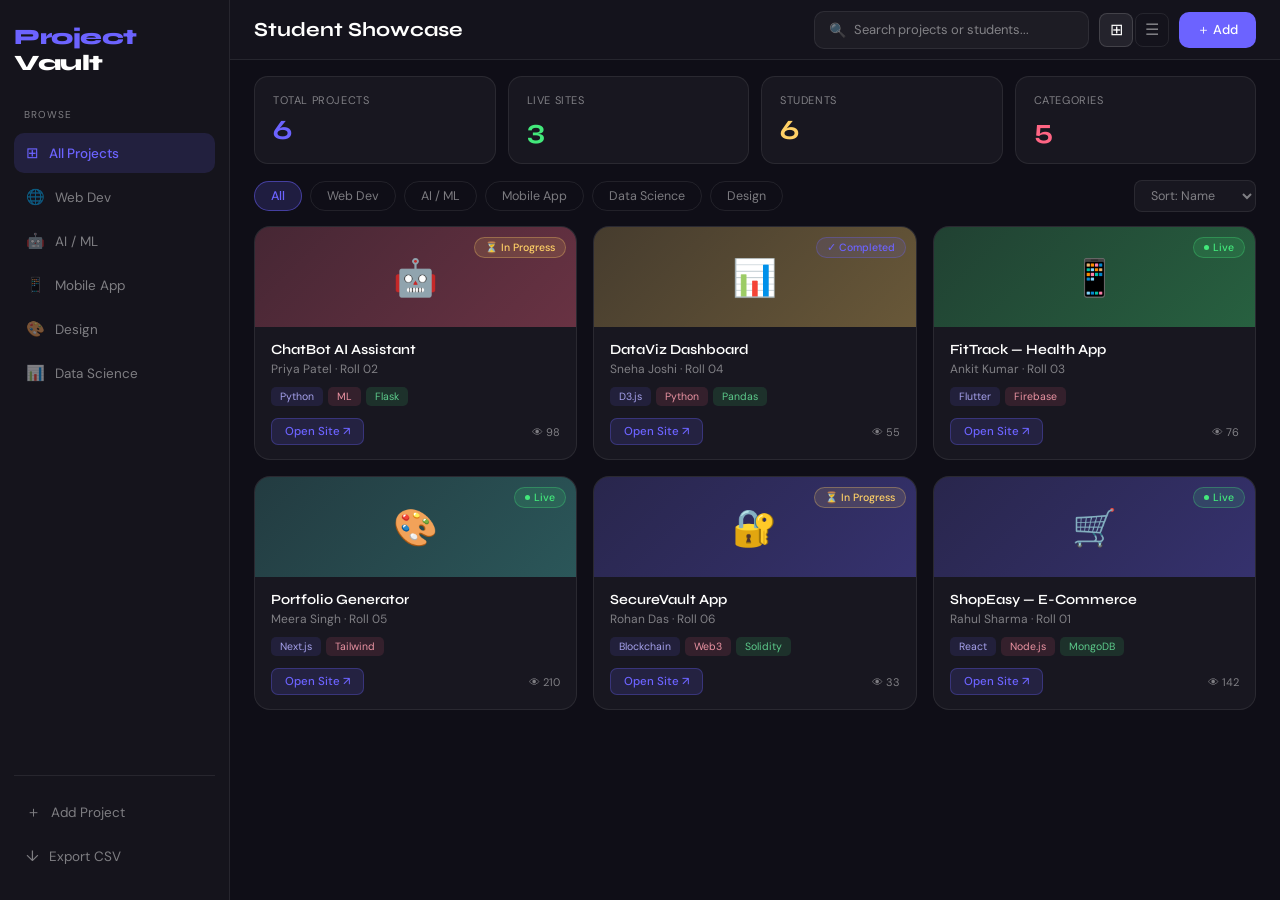
<file: index.html>
<!DOCTYPE html>
<html lang="en">
<head>
  <meta charset="UTF-8" />
  <meta name="viewport" content="width=device-width, initial-scale=1.0"/>
  <title>Student Project Showcase</title>
  <link rel="preconnect" href="https://fonts.googleapis.com">
  <link href="https://fonts.googleapis.com/css2?family=Syne:wght@400;600;700;800&family=DM+Sans:ital,wght@0,300;0,400;0,500;1,400&display=swap" rel="stylesheet">
  <link rel="stylesheet" href="style.css"/>
</head>
<body>

<!-- ====== SIDEBAR ====== -->
<div class="app-layout">
  <aside class="sidebar" id="sidebar">
    <div class="sidebar-header">
      <div class="logo">Project <span>Vault</span></div>
      <button class="sidebar-close" id="sidebarClose">✕</button>
    </div>

    <nav class="nav">
      <div class="nav-label">Browse</div>
      <button class="nav-item active" data-filter="all">
        <span class="nav-icon">⊞</span> All Projects
      </button>
      <button class="nav-item" data-filter="Web Dev">
        <span class="nav-icon">🌐</span> Web Dev
      </button>
      <button class="nav-item" data-filter="AI / ML">
        <span class="nav-icon">🤖</span> AI / ML
      </button>
      <button class="nav-item" data-filter="Mobile App">
        <span class="nav-icon">📱</span> Mobile App
      </button>
      <button class="nav-item" data-filter="Design">
        <span class="nav-icon">🎨</span> Design
      </button>
      <button class="nav-item" data-filter="Data Science">
        <span class="nav-icon">📊</span> Data Science
      </button>
    </nav>

    <div class="sidebar-footer">
      <button class="nav-item" id="addProjectBtn">
        <span class="nav-icon">＋</span> Add Project
      </button>
      <button class="nav-item" id="exportBtn">
        <span class="nav-icon">↓</span> Export CSV
      </button>
    </div>
  </aside>

  <!-- ====== MAIN CONTENT ====== -->
  <div class="main-area">

    <!-- Topbar -->
    <header class="topbar">
      <div class="topbar-left">
        <button class="hamburger" id="hamburger">☰</button>
        <div class="topbar-title">Student Showcase</div>
      </div>
      <div class="topbar-right">
        <div class="search-wrap">
          <span class="search-icon">🔍</span>
          <input type="text" id="searchInput" placeholder="Search projects or students..." class="search-input"/>
        </div>
        <div class="view-toggle">
          <button class="vbtn active" id="gridViewBtn" title="Grid view">⊞</button>
          <button class="vbtn" id="listViewBtn" title="List view">☰</button>
        </div>
        <button class="add-btn" id="addProjectBtnTop">＋ Add</button>
      </div>
    </header>

    <!-- Stats -->
    <section class="stats-row" id="statsRow"></section>

    <!-- Filters -->
    <div class="filter-bar">
      <div class="chips" id="chipContainer"></div>
      <select id="sortSelect" class="sort-select">
        <option value="name">Sort: Name</option>
        <option value="student">Sort: Student</option>
        <option value="views">Sort: Views</option>
        <option value="newest">Sort: Newest</option>
      </select>
    </div>

    <!-- Project Grid / List -->
    <main class="project-area" id="projectArea">
      <div class="project-grid" id="projectGrid"></div>
      <div class="empty-state" id="emptyState" style="display:none;">
        <div class="empty-icon">🔭</div>
        <p>No projects found.</p>
        <small>Try a different search or add a new project.</small>
      </div>
    </main>
  </div>
</div>

<!-- ====== MODAL: Add / Edit Project ====== -->
<div class="modal-overlay" id="modalOverlay">
  <div class="modal">
    <div class="modal-header">
      <h2 id="modalTitle">Add New Project</h2>
      <button class="modal-close" id="modalClose">✕</button>
    </div>
    <div class="modal-body">
      <div class="form-grid">
        <div class="form-group">
          <label>Project Name *</label>
          <input type="text" id="fName" placeholder="e.g. ShopEasy E-Commerce"/>
        </div>
        <div class="form-group">
          <label>Student Name *</label>
          <input type="text" id="fStudent" placeholder="e.g. Rahul Sharma"/>
        </div>
        <div class="form-group">
          <label>Roll Number</label>
          <input type="text" id="fRoll" placeholder="e.g. 01"/>
        </div>
        <div class="form-group">
          <label>Category *</label>
          <select id="fCategory">
            <option value="">Select category</option>
            <option>Web Dev</option>
            <option>AI / ML</option>
            <option>Mobile App</option>
            <option>Design</option>
            <option>Data Science</option>
            <option>Blockchain</option>
            <option>Other</option>
          </select>
        </div>
        <div class="form-group full">
          <label>Project Description</label>
          <textarea id="fDesc" rows="2" placeholder="Brief description of the project..."></textarea>
        </div>
        <div class="form-group full">
          <label>Live Site URL</label>
          <input type="url" id="fUrl" placeholder="https://yourproject.netlify.app"/>
        </div>
        <div class="form-group full">
          <label>GitHub / Source URL</label>
          <input type="url" id="fGithub" placeholder="https://github.com/username/repo"/>
        </div>
        <div class="form-group">
          <label>Tech Stack (comma separated)</label>
          <input type="text" id="fTech" placeholder="React, Node.js, MongoDB"/>
        </div>
        <div class="form-group">
          <label>Status</label>
          <select id="fStatus">
            <option value="Live">Live</option>
            <option value="In Progress">In Progress</option>
            <option value="Completed">Completed</option>
          </select>
        </div>
        <div class="form-group">
          <label>Emoji / Icon</label>
          <input type="text" id="fEmoji" placeholder="🚀" maxlength="4"/>
        </div>
      </div>
    </div>
    <div class="modal-footer">
      <button class="btn-cancel" id="cancelBtn">Cancel</button>
      <button class="btn-save" id="saveBtn">Save Project</button>
    </div>
  </div>
</div>

<!-- ====== PROJECT DETAIL MODAL ====== -->
<div class="modal-overlay" id="detailOverlay">
  <div class="modal detail-modal">
    <div class="modal-header">
      <h2 id="detailTitle">Project Details</h2>
      <button class="modal-close" id="detailClose">✕</button>
    </div>
    <div class="modal-body" id="detailBody"></div>
    <div class="modal-footer">
      <button class="btn-cancel" id="detailEditBtn">✏️ Edit</button>
      <button class="btn-danger" id="detailDeleteBtn">🗑️ Delete</button>
      <a class="btn-save" id="detailOpenLink" href="#" target="_blank">Open Site ↗</a>
    </div>
  </div>
</div>

<script src="app.js"></script>
</body>
</html>
</file>
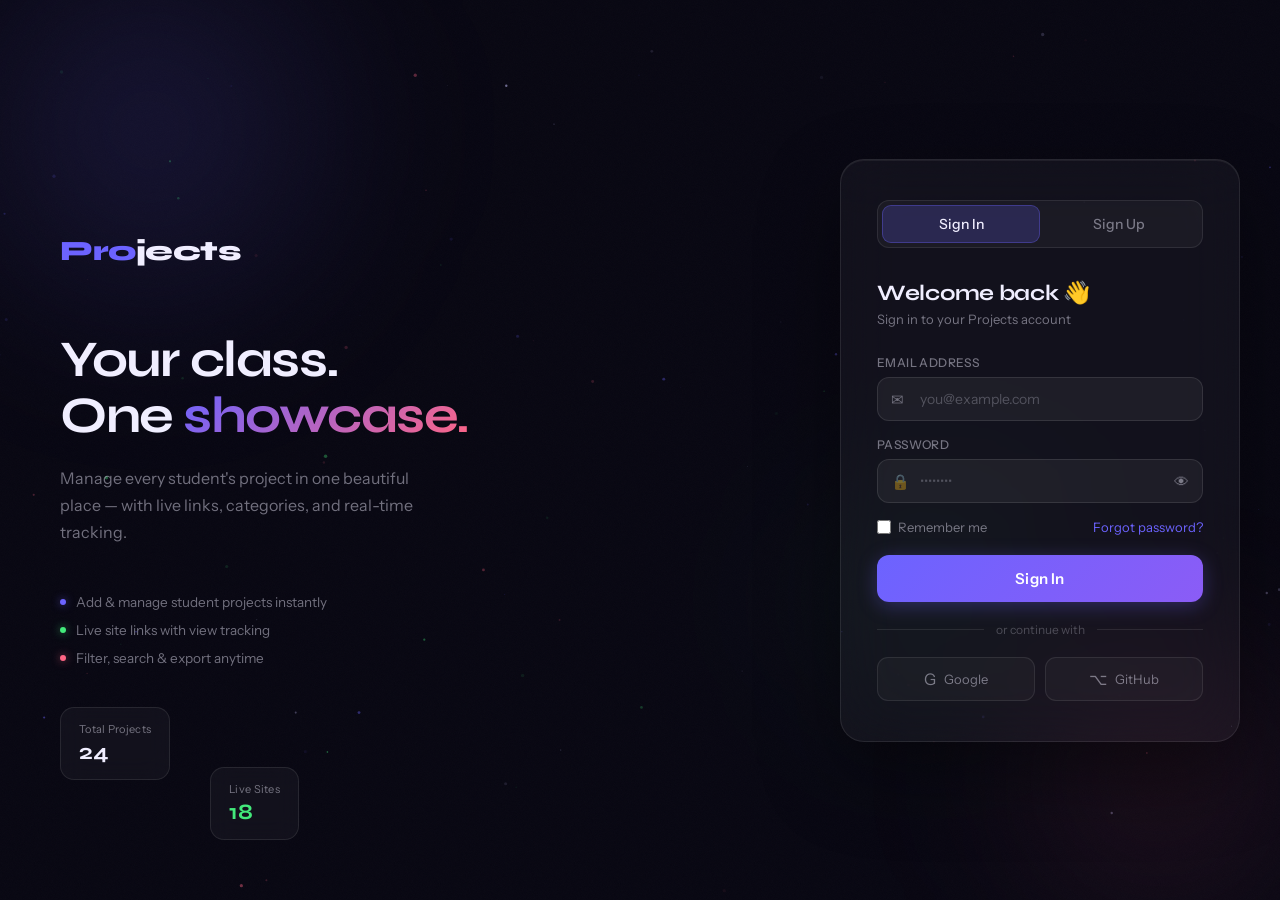
<file: login.html>
<!DOCTYPE html>
<html lang="en">
<head>
  <meta charset="UTF-8"/>
  <meta name="viewport" content="width=device-width, initial-scale=1.0"/>
  <title>Projects — Sign In</title>
  <link rel="preconnect" href="https://fonts.googleapis.com">
  <link href="https://fonts.googleapis.com/css2?family=Syne:wght@400;600;700;800&family=Instrument+Sans:ital,wght@0,400;0,500;0,600;1,400&display=swap" rel="stylesheet">
  <style>
    *, *::before, *::after { box-sizing: border-box; margin: 0; padding: 0; }

    :root {
      --accent: #6C63FF;
      --accent-rgb: 108,99,255;
      --accent2: #FF6584;
      --accent3: #43E97B;
      --bg: #080712;
      --glass: rgba(255,255,255,0.04);
      --glass-border: rgba(255,255,255,0.09);
      --text: #f0eeff;
      --muted: rgba(240,238,255,0.45);
      --muted2: rgba(240,238,255,0.25);
      --input-bg: rgba(255,255,255,0.05);
      --input-border: rgba(255,255,255,0.1);
      --input-focus: rgba(108,99,255,0.5);
      --error: #FF6584;
      --success: #43E97B;
    }

    html, body {
      height: 100%;
      font-family: 'Instrument Sans', sans-serif;
      background: var(--bg);
      color: var(--text);
      overflow: hidden;
    }

    /* ── CANVAS BACKGROUND ── */
    #bg-canvas {
      position: fixed;
      inset: 0;
      z-index: 0;
      pointer-events: none;
    }

    /* ── NOISE OVERLAY ── */
    .noise {
      position: fixed;
      inset: 0;
      z-index: 1;
      opacity: 0.025;
      background-image: url("data:image/svg+xml,%3Csvg viewBox='0 0 256 256' xmlns='http://www.w3.org/2000/svg'%3E%3Cfilter id='noise'%3E%3CfeTurbulence type='fractalNoise' baseFrequency='0.9' numOctaves='4' stitchTiles='stitch'/%3E%3C/filter%3E%3Crect width='100%25' height='100%25' filter='url(%23noise)' opacity='1'/%3E%3C/svg%3E");
      background-size: 180px;
      pointer-events: none;
    }

    /* ── GLOWING ORBS ── */
    .orb {
      position: fixed;
      border-radius: 50%;
      filter: blur(80px);
      pointer-events: none;
      z-index: 0;
      animation: orb-drift 12s ease-in-out infinite alternate;
    }
    .orb1 {
      width: 500px; height: 500px;
      background: radial-gradient(circle, rgba(108,99,255,0.18) 0%, transparent 70%);
      top: -120px; left: -100px;
    }
    .orb2 {
      width: 400px; height: 400px;
      background: radial-gradient(circle, rgba(255,101,132,0.12) 0%, transparent 70%);
      bottom: -80px; right: -80px;
      animation-delay: -6s; animation-duration: 15s;
    }
    .orb3 {
      width: 300px; height: 300px;
      background: radial-gradient(circle, rgba(67,233,123,0.08) 0%, transparent 70%);
      top: 50%; left: 60%;
      animation-delay: -3s; animation-duration: 10s;
    }
    @keyframes orb-drift {
      from { transform: translate(0,0) scale(1); }
      to   { transform: translate(40px, 30px) scale(1.08); }
    }

    /* ── LAYOUT ── */
    .page {
      position: relative;
      z-index: 10;
      height: 100vh;
      display: grid;
      grid-template-columns: 1fr 480px;
    }

    /* ── LEFT PANEL ── */
    .left-panel {
      display: flex;
      flex-direction: column;
      justify-content: center;
      padding: 60px;
      position: relative;
      overflow: hidden;
    }

    .brand {
      font-family: 'Syne', sans-serif;
      font-weight: 800;
      font-size: 28px;
      color: var(--accent);
      letter-spacing: -0.5px;
      margin-bottom: 64px;
      opacity: 0;
      animation: reveal 0.7s 0.1s ease forwards;
    }
    .brand span { color: var(--text); }

    .hero-tagline {
      font-family: 'Syne', sans-serif;
      font-weight: 700;
      font-size: clamp(36px, 4vw, 56px);
      line-height: 1.1;
      letter-spacing: -1.5px;
      margin-bottom: 20px;
      opacity: 0;
      animation: reveal 0.7s 0.25s ease forwards;
    }
    .hero-tagline .accent-word {
      background: linear-gradient(135deg, var(--accent) 0%, var(--accent2) 100%);
      -webkit-background-clip: text;
      -webkit-text-fill-color: transparent;
      background-clip: text;
    }

    .hero-sub {
      font-size: 16px;
      color: var(--muted);
      line-height: 1.7;
      max-width: 360px;
      margin-bottom: 48px;
      opacity: 0;
      animation: reveal 0.7s 0.4s ease forwards;
    }

    .feature-pills {
      display: flex;
      flex-direction: column;
      gap: 12px;
      opacity: 0;
      animation: reveal 0.7s 0.55s ease forwards;
    }
    .pill {
      display: inline-flex;
      align-items: center;
      gap: 10px;
      font-size: 13.5px;
      color: var(--muted);
    }
    .pill-dot {
      width: 6px; height: 6px;
      border-radius: 50%;
      flex-shrink: 0;
    }
    .pill-dot.p { background: var(--accent); box-shadow: 0 0 8px rgba(108,99,255,0.6); }
    .pill-dot.g { background: var(--accent3); box-shadow: 0 0 8px rgba(67,233,123,0.6); }
    .pill-dot.r { background: var(--accent2); box-shadow: 0 0 8px rgba(255,101,132,0.6); }

    /* Floating stats */
    .stat-float {
      position: absolute;
      background: rgba(255,255,255,0.04);
      border: 0.5px solid var(--glass-border);
      backdrop-filter: blur(12px);
      border-radius: 14px;
      padding: 14px 18px;
      opacity: 0;
      animation: float-in 0.7s ease forwards;
    }
    .stat-float .sf-label { font-size: 11px; color: var(--muted); margin-bottom: 3px; letter-spacing: 0.3px; }
    .stat-float .sf-value { font-family: 'Syne', sans-serif; font-weight: 700; font-size: 22px; color: var(--text); }
    .sf1 { bottom: 120px; left: 60px; animation-delay: 0.8s; }
    .sf2 { bottom: 60px; left: 210px; animation-delay: 1s; }
    .sf3 { top: 80px; right: 20px; animation-delay: 1.1s; }

    @keyframes float-in {
      from { opacity: 0; transform: translateY(16px); }
      to   { opacity: 1; transform: translateY(0); }
    }

    /* ── RIGHT PANEL (Glass card) ── */
    .right-panel {
      display: flex;
      align-items: center;
      justify-content: center;
      padding: 32px 40px;
    }

    .glass-card {
      width: 100%;
      max-width: 400px;
      background: rgba(255,255,255,0.04);
      border: 0.5px solid var(--glass-border);
      border-radius: 24px;
      padding: 40px 36px;
      backdrop-filter: blur(32px);
      box-shadow: 0 32px 80px rgba(0,0,0,0.4), inset 0 1px 0 rgba(255,255,255,0.06);
      opacity: 0;
      animation: card-reveal 0.8s 0.3s cubic-bezier(0.22,1,0.36,1) forwards;
    }

    @keyframes card-reveal {
      from { opacity: 0; transform: translateY(24px) scale(0.97); }
      to   { opacity: 1; transform: translateY(0) scale(1); }
    }

    /* ── TABS ── */
    .tab-bar {
      display: flex;
      background: rgba(255,255,255,0.04);
      border: 0.5px solid var(--glass-border);
      border-radius: 12px;
      padding: 4px;
      margin-bottom: 32px;
      position: relative;
    }
    .tab-slider {
      position: absolute;
      top: 4px; left: 4px;
      height: calc(100% - 8px);
      background: rgba(108,99,255,0.2);
      border: 0.5px solid rgba(108,99,255,0.35);
      border-radius: 9px;
      transition: transform 0.35s cubic-bezier(0.22,1,0.36,1), width 0.35s ease;
      pointer-events: none;
    }
    .tab-btn {
      flex: 1;
      padding: 10px;
      border: none;
      background: none;
      color: var(--muted);
      font-size: 14px;
      font-weight: 500;
      cursor: pointer;
      border-radius: 9px;
      transition: color 0.25s;
      font-family: 'Instrument Sans', sans-serif;
      position: relative;
      z-index: 1;
    }
    .tab-btn.active { color: var(--text); }

    /* ── WELCOME TEXT ── */
    .form-welcome { margin-bottom: 28px; }
    .form-title {
      font-family: 'Syne', sans-serif;
      font-weight: 700;
      font-size: 22px;
      margin-bottom: 5px;
      letter-spacing: -0.3px;
    }
    .form-sub { font-size: 13px; color: var(--muted); }

    /* ── FORM ── */
    .form-section { display: none; }
    .form-section.active { display: block; animation: section-in 0.4s ease; }
    @keyframes section-in {
      from { opacity: 0; transform: translateX(10px); }
      to   { opacity: 1; transform: translateX(0); }
    }

    .form-group {
      margin-bottom: 16px;
    }
    .form-label {
      display: block;
      font-size: 12px;
      color: var(--muted);
      letter-spacing: 0.4px;
      text-transform: uppercase;
      margin-bottom: 7px;
      font-weight: 500;
    }
    .input-wrap { position: relative; }
    .input-icon {
      position: absolute;
      left: 14px;
      top: 50%;
      transform: translateY(-50%);
      font-size: 15px;
      pointer-events: none;
      opacity: 0.4;
    }
    .form-input {
      width: 100%;
      background: var(--input-bg);
      border: 0.5px solid var(--input-border);
      border-radius: 12px;
      padding: 12px 14px 12px 42px;
      color: var(--text);
      font-size: 14px;
      font-family: 'Instrument Sans', sans-serif;
      outline: none;
      transition: border-color 0.2s, background 0.2s, box-shadow 0.2s;
    }
    .form-input::placeholder { color: var(--muted2); }
    .form-input:focus {
      border-color: var(--input-focus);
      background: rgba(108,99,255,0.07);
      box-shadow: 0 0 0 3px rgba(108,99,255,0.12);
    }
    .form-input.error { border-color: var(--error); box-shadow: 0 0 0 3px rgba(255,101,132,0.12); }
    .form-input.success { border-color: var(--success); box-shadow: 0 0 0 3px rgba(67,233,123,0.1); }

    .pass-toggle {
      position: absolute;
      right: 12px; top: 50%;
      transform: translateY(-50%);
      background: none; border: none;
      color: var(--muted);
      cursor: pointer;
      font-size: 15px;
      padding: 2px;
      transition: color 0.2s;
    }
    .pass-toggle:hover { color: var(--text); }

    /* Name row */
    .name-row { display: grid; grid-template-columns: 1fr 1fr; gap: 10px; }

    /* Field error msg */
    .field-err {
      font-size: 11.5px;
      color: var(--error);
      margin-top: 5px;
      display: none;
    }
    .field-err.show { display: block; animation: shake 0.3s ease; }
    @keyframes shake {
      0%,100% { transform: translateX(0); }
      25% { transform: translateX(-4px); }
      75% { transform: translateX(4px); }
    }

    /* Strength bar */
    .strength-bar { display: flex; gap: 4px; margin-top: 6px; }
    .sb-seg {
      flex: 1; height: 3px; border-radius: 2px;
      background: rgba(255,255,255,0.08);
      transition: background 0.3s;
    }

    /* Remember / Forgot */
    .form-meta {
      display: flex;
      align-items: center;
      justify-content: space-between;
      margin-bottom: 20px;
    }
    .remember {
      display: flex;
      align-items: center;
      gap: 7px;
      font-size: 13px;
      color: var(--muted);
      cursor: pointer;
    }
    .remember input[type=checkbox] {
      width: 14px; height: 14px;
      accent-color: var(--accent);
      cursor: pointer;
    }
    .forgot-link {
      font-size: 13px;
      color: var(--accent);
      text-decoration: none;
      transition: opacity 0.2s;
    }
    .forgot-link:hover { opacity: 0.7; }

    /* Terms */
    .terms-line {
      font-size: 12px;
      color: var(--muted);
      margin-bottom: 18px;
      line-height: 1.5;
    }
    .terms-line a { color: var(--accent); text-decoration: none; }

    /* Submit button */
    .submit-btn {
      width: 100%;
      padding: 14px;
      border: none;
      border-radius: 12px;
      background: linear-gradient(135deg, var(--accent) 0%, #8B5CF6 100%);
      color: #fff;
      font-size: 15px;
      font-weight: 600;
      font-family: 'Instrument Sans', sans-serif;
      cursor: pointer;
      position: relative;
      overflow: hidden;
      transition: transform 0.15s, box-shadow 0.2s;
      box-shadow: 0 4px 20px rgba(108,99,255,0.3);
      letter-spacing: 0.2px;
    }
    .submit-btn::before {
      content: '';
      position: absolute;
      top: -50%; left: -60%;
      width: 50%; height: 200%;
      background: rgba(255,255,255,0.15);
      transform: skewX(-20deg);
      transition: left 0.5s;
    }
    .submit-btn:hover::before { left: 130%; }
    .submit-btn:hover { transform: translateY(-1px); box-shadow: 0 8px 30px rgba(108,99,255,0.4); }
    .submit-btn:active { transform: translateY(0) scale(0.99); }
    .submit-btn:disabled { opacity: 0.6; cursor: not-allowed; transform: none; }

    /* Loading spinner inside button */
    .btn-spinner {
      display: none;
      width: 16px; height: 16px;
      border: 2px solid rgba(255,255,255,0.3);
      border-top-color: #fff;
      border-radius: 50%;
      animation: spin 0.7s linear infinite;
      margin: 0 auto;
    }
    @keyframes spin { to { transform: rotate(360deg); } }
    .submit-btn.loading .btn-text { display: none; }
    .submit-btn.loading .btn-spinner { display: block; }

    /* Divider */
    .or-divider {
      display: flex;
      align-items: center;
      gap: 12px;
      margin: 20px 0;
      font-size: 12px;
      color: var(--muted2);
    }
    .or-line { flex: 1; height: 0.5px; background: var(--glass-border); }

    /* Social buttons */
    .social-row { display: grid; grid-template-columns: 1fr 1fr; gap: 10px; }
    .social-btn {
      display: flex;
      align-items: center;
      justify-content: center;
      gap: 8px;
      padding: 11px;
      border: 0.5px solid var(--glass-border);
      border-radius: 11px;
      background: rgba(255,255,255,0.03);
      color: var(--muted);
      font-size: 13px;
      font-family: 'Instrument Sans', sans-serif;
      cursor: pointer;
      transition: background 0.2s, color 0.2s, border-color 0.2s;
    }
    .social-btn:hover {
      background: rgba(255,255,255,0.07);
      color: var(--text);
      border-color: rgba(255,255,255,0.16);
    }
    .social-icon { font-size: 16px; }

    /* Success overlay */
    .success-overlay {
      position: absolute;
      inset: 0;
      background: rgba(8,7,18,0.95);
      border-radius: 24px;
      display: flex;
      flex-direction: column;
      align-items: center;
      justify-content: center;
      opacity: 0;
      pointer-events: none;
      transition: opacity 0.4s;
      z-index: 10;
    }
    .success-overlay.show { opacity: 1; pointer-events: all; }
    .success-checkmark {
      width: 64px; height: 64px;
      border-radius: 50%;
      background: rgba(67,233,123,0.12);
      border: 1.5px solid var(--accent3);
      display: flex; align-items: center; justify-content: center;
      font-size: 28px;
      margin-bottom: 16px;
      animation: pop-in 0.4s cubic-bezier(0.22,1,0.36,1);
    }
    @keyframes pop-in {
      from { transform: scale(0.5); opacity: 0; }
      to   { transform: scale(1); opacity: 1; }
    }
    .success-title { font-family: 'Syne', sans-serif; font-weight: 700; font-size: 20px; margin-bottom: 6px; }
    .success-sub { font-size: 13px; color: var(--muted); }

    @keyframes reveal {
      from { opacity: 0; transform: translateY(14px); }
      to   { opacity: 1; transform: translateY(0); }
    }

    /* ── MOBILE ── */
    @media (max-width: 768px) {
      .page { grid-template-columns: 1fr; }
      .left-panel { display: none; }
      .right-panel { padding: 24px 20px; align-items: flex-start; padding-top: 60px; }
      html, body { overflow: auto; }
    }
  </style>
</head>
<body>

<!-- Background canvas -->
<canvas id="bg-canvas"></canvas>
<div class="noise"></div>

<!-- Glowing orbs -->
<div class="orb orb1"></div>
<div class="orb orb2"></div>
<div class="orb orb3"></div>

<div class="page">

  <!-- ── LEFT PANEL ── -->
  <div class="left-panel">
    <div class="brand">Pro<span>jects</span></div>

    <div class="hero-tagline">
      Your class.<br>
      One <span class="accent-word">showcase.</span>
    </div>

    <p class="hero-sub">
      Manage every student's project in one beautiful place — with live links, categories, and real-time tracking.
    </p>

    <div class="feature-pills">
      <div class="pill"><div class="pill-dot p"></div> Add & manage student projects instantly</div>
      <div class="pill"><div class="pill-dot g"></div> Live site links with view tracking</div>
      <div class="pill"><div class="pill-dot r"></div> Filter, search & export anytime</div>
    </div>

    <!-- Floating stat cards -->
    <div class="stat-float sf1">
      <div class="sf-label">Total Projects</div>
      <div class="sf-value">24</div>
    </div>
    <div class="stat-float sf2">
      <div class="sf-label">Live Sites</div>
      <div class="sf-value" style="color:var(--accent3)">18</div>
    </div>
  </div>

  <!-- ── RIGHT PANEL ── -->
  <div class="right-panel">
    <div class="glass-card" style="position:relative;">

      <!-- Tab bar -->
      <div class="tab-bar" id="tabBar">
        <div class="tab-slider" id="tabSlider"></div>
        <button class="tab-btn active" data-tab="login" onclick="switchTab('login')">Sign In</button>
        <button class="tab-btn" data-tab="signup" onclick="switchTab('signup')">Sign Up</button>
      </div>

      <!-- ── LOGIN FORM ── -->
      <div class="form-section active" id="login-section">
        <div class="form-welcome">
          <div class="form-title">Welcome back 👋</div>
          <div class="form-sub">Sign in to your Projects account</div>
        </div>

        <div class="form-group">
          <label class="form-label">Email Address</label>
          <div class="input-wrap">
            <span class="input-icon">✉</span>
            <input class="form-input" id="login-email" type="email" placeholder="you@example.com" autocomplete="email"/>
          </div>
          <div class="field-err" id="login-email-err">Please enter a valid email</div>
        </div>

        <div class="form-group">
          <label class="form-label">Password</label>
          <div class="input-wrap">
            <span class="input-icon">🔒</span>
            <input class="form-input" id="login-pass" type="password" placeholder="••••••••" autocomplete="current-password"/>
            <button class="pass-toggle" onclick="togglePass('login-pass', this)" type="button">👁</button>
          </div>
          <div class="field-err" id="login-pass-err">Password required</div>
        </div>

        <div class="form-meta">
          <label class="remember">
            <input type="checkbox" id="remember-me"/> Remember me
          </label>
          <a href="#" class="forgot-link" onclick="showForgot()">Forgot password?</a>
        </div>

        <button class="submit-btn" id="loginBtn" onclick="handleLogin()">
          <span class="btn-text">Sign In</span>
          <div class="btn-spinner"></div>
        </button>

        <div class="or-divider"><div class="or-line"></div>or continue with<div class="or-line"></div></div>

        <div class="social-row">
          <button class="social-btn" onclick="socialLogin('Google')">
            <span class="social-icon">G</span> Google
          </button>
          <button class="social-btn" onclick="socialLogin('GitHub')">
            <span class="social-icon">⌥</span> GitHub
          </button>
        </div>
      </div>

      <!-- ── SIGNUP FORM ── -->
      <div class="form-section" id="signup-section">
        <div class="form-welcome">
          <div class="form-title">Create account ✨</div>
          <div class="form-sub">Join to manage your class projects</div>
        </div>

        <div class="name-row">
          <div class="form-group">
            <label class="form-label">First Name</label>
            <div class="input-wrap">
              <span class="input-icon">👤</span>
              <input class="form-input" id="su-fname" type="text" placeholder="Rahul" autocomplete="given-name"/>
            </div>
            <div class="field-err" id="su-fname-err">Required</div>
          </div>
          <div class="form-group">
            <label class="form-label">Last Name</label>
            <div class="input-wrap">
              <span class="input-icon">👤</span>
              <input class="form-input" id="su-lname" type="text" placeholder="Sharma" autocomplete="family-name"/>
            </div>
          </div>
        </div>

        <div class="form-group">
          <label class="form-label">Email Address</label>
          <div class="input-wrap">
            <span class="input-icon">✉</span>
            <input class="form-input" id="su-email" type="email" placeholder="you@example.com" autocomplete="email"/>
          </div>
          <div class="field-err" id="su-email-err">Please enter a valid email</div>
        </div>

        <div class="form-group">
          <label class="form-label">Password</label>
          <div class="input-wrap">
            <span class="input-icon">🔒</span>
            <input class="form-input" id="su-pass" type="password" placeholder="Min. 8 characters" autocomplete="new-password" oninput="checkStrength(this.value)"/>
            <button class="pass-toggle" onclick="togglePass('su-pass', this)" type="button">👁</button>
          </div>
          <div class="field-err" id="su-pass-err">Min 8 characters required</div>
          <div class="strength-bar" id="strengthBar">
            <div class="sb-seg" id="sb1"></div>
            <div class="sb-seg" id="sb2"></div>
            <div class="sb-seg" id="sb3"></div>
            <div class="sb-seg" id="sb4"></div>
          </div>
        </div>

        <div class="form-group">
          <label class="form-label">Confirm Password</label>
          <div class="input-wrap">
            <span class="input-icon">🔒</span>
            <input class="form-input" id="su-pass2" type="password" placeholder="Repeat password" autocomplete="new-password"/>
          </div>
          <div class="field-err" id="su-pass2-err">Passwords do not match</div>
        </div>

        <div class="terms-line">
          By signing up you agree to our <a href="#">Terms of Service</a> and <a href="#">Privacy Policy</a>.
        </div>

        <button class="submit-btn" id="signupBtn" onclick="handleSignup()">
          <span class="btn-text">Create Account</span>
          <div class="btn-spinner"></div>
        </button>

        <div class="or-divider"><div class="or-line"></div>or continue with<div class="or-line"></div></div>

        <div class="social-row">
          <button class="social-btn" onclick="socialLogin('Google')">
            <span class="social-icon">G</span> Google
          </button>
          <button class="social-btn" onclick="socialLogin('GitHub')">
            <span class="social-icon">⌥</span> GitHub
          </button>
        </div>
      </div>

      <!-- Success Overlay -->
      <div class="success-overlay" id="successOverlay">
        <div class="success-checkmark">✓</div>
        <div class="success-title" id="successTitle">Welcome back!</div>
        <div class="success-sub" id="successSub">Redirecting to your dashboard…</div>
      </div>

    </div>
  </div>
</div>

<script>
/* ── PARTICLE CANVAS ── */
const canvas = document.getElementById('bg-canvas');
const ctx = canvas.getContext('2d');
let W, H, particles = [];

function resize() {
  W = canvas.width  = window.innerWidth;
  H = canvas.height = window.innerHeight;
}
resize();
window.addEventListener('resize', resize);

class Particle {
  constructor() { this.reset(true); }
  reset(init=false) {
    this.x = Math.random() * W;
    this.y = init ? Math.random() * H : H + 10;
    this.size = Math.random() * 1.5 + 0.3;
    this.speed = Math.random() * 0.4 + 0.1;
    this.opacity = Math.random() * 0.5 + 0.1;
    this.drift = (Math.random() - 0.5) * 0.3;
    // Color: accent / accent2 / accent3 / white
    const colors = ['108,99,255','255,101,132','67,233,123','200,195,255'];
    this.color = colors[Math.floor(Math.random() * colors.length)];
    this.twinkle = Math.random() * Math.PI * 2;
    this.twinkleSpeed = Math.random() * 0.03 + 0.01;
  }
  update() {
    this.y -= this.speed;
    this.x += this.drift;
    this.twinkle += this.twinkleSpeed;
    if (this.y < -10) this.reset();
  }
  draw() {
    const alpha = this.opacity * (0.6 + 0.4 * Math.sin(this.twinkle));
    ctx.beginPath();
    ctx.arc(this.x, this.y, this.size, 0, Math.PI*2);
    ctx.fillStyle = `rgba(${this.color},${alpha})`;
    ctx.fill();
  }
}

// Init particles
for (let i = 0; i < 120; i++) particles.push(new Particle());

// Mouse interaction
let mouse = { x: -999, y: -999 };
document.addEventListener('mousemove', e => { mouse.x = e.clientX; mouse.y = e.clientY; });

function drawConnections() {
  for (let i = 0; i < particles.length; i++) {
    const dx = particles[i].x - mouse.x;
    const dy = particles[i].y - mouse.y;
    const dist = Math.sqrt(dx*dx + dy*dy);
    if (dist < 100) {
      ctx.beginPath();
      ctx.moveTo(particles[i].x, particles[i].y);
      ctx.lineTo(mouse.x, mouse.y);
      ctx.strokeStyle = `rgba(108,99,255,${0.12 * (1 - dist/100)})`;
      ctx.lineWidth = 0.5;
      ctx.stroke();
    }
  }
}

function animate() {
  ctx.clearRect(0, 0, W, H);
  particles.forEach(p => { p.update(); p.draw(); });
  drawConnections();
  requestAnimationFrame(animate);
}
animate();

/* ── TAB SWITCHING ── */
let currentTab = 'login';

function switchTab(tab) {
  if (tab === currentTab) return;
  currentTab = tab;
  document.querySelectorAll('.tab-btn').forEach(b => b.classList.toggle('active', b.dataset.tab === tab));
  document.querySelectorAll('.form-section').forEach(s => s.classList.remove('active'));
  document.getElementById(tab + '-section').classList.add('active');
  updateSlider(tab);
  clearErrors();
}

function updateSlider(tab) {
  const bar = document.getElementById('tabBar');
  const btns = bar.querySelectorAll('.tab-btn');
  const slider = document.getElementById('tabSlider');
  const activeBtn = [...btns].find(b => b.dataset.tab === tab);
  slider.style.width = activeBtn.offsetWidth + 'px';
  slider.style.transform = `translateX(${activeBtn.offsetLeft - 4}px)`;
}
// Init slider position
setTimeout(() => updateSlider('login'), 50);

/* ── VALIDATION HELPERS ── */
function showErr(id, msg) {
  const el = document.getElementById(id);
  if (msg) el.textContent = msg;
  el.classList.add('show');
}
function clearErr(id) {
  document.getElementById(id).classList.remove('show');
}
function setInputState(id, state) {
  const el = document.getElementById(id);
  el.classList.remove('error','success');
  if (state) el.classList.add(state);
}
function clearErrors() {
  document.querySelectorAll('.field-err').forEach(e => e.classList.remove('show'));
  document.querySelectorAll('.form-input').forEach(i => i.classList.remove('error','success'));
}

const emailRegex = /^[^\s@]+@[^\s@]+\.[^\s@]+$/;

/* ── LOGIN ── */
function handleLogin() {
  let valid = true;
  clearErrors();
  const email = document.getElementById('login-email').value.trim();
  const pass  = document.getElementById('login-pass').value;

  if (!emailRegex.test(email)) { showErr('login-email-err'); setInputState('login-email','error'); valid=false; }
  else setInputState('login-email','success');

  if (pass.length < 1) { showErr('login-pass-err'); setInputState('login-pass','error'); valid=false; }
  else setInputState('login-pass','success');

  if (!valid) return;

  // Simulate loading
  const btn = document.getElementById('loginBtn');
  btn.classList.add('loading');
  btn.disabled = true;

  setTimeout(() => {
    btn.classList.remove('loading');
    btn.disabled = false;

    // Check demo credentials
    const users = JSON.parse(localStorage.getItem('showcase_users') || '[]');
    const user = users.find(u => u.email === email && u.password === pass);

    if (user || (email === 'admin@projects.com' && pass === 'admin123')) {
      localStorage.setItem('showcase_session', JSON.stringify({email,ts:Date.now()}));
      document.getElementById('successTitle').textContent = 'Welcome back!';
      document.getElementById('successSub').textContent = 'Redirecting to dashboard…';
      document.getElementById('successOverlay').classList.add('show');
      setTimeout(() => { window.location.href = 'index.html'; }, 2000);
    } else {
      showErr('login-pass-err', 'Invalid email or password');
      setInputState('login-pass','error');
      setInputState('login-email','error');
    }
  }, 1600);
}

/* ── SIGNUP ── */
function handleSignup() {
  let valid = true;
  clearErrors();
  const fname  = document.getElementById('su-fname').value.trim();
  const email  = document.getElementById('su-email').value.trim();
  const pass   = document.getElementById('su-pass').value;
  const pass2  = document.getElementById('su-pass2').value;

  if (!fname) { showErr('su-fname-err'); setInputState('su-fname','error'); valid=false; }
  else setInputState('su-fname','success');

  if (!emailRegex.test(email)) { showErr('su-email-err'); setInputState('su-email','error'); valid=false; }
  else setInputState('su-email','success');

  if (pass.length < 8) { showErr('su-pass-err'); setInputState('su-pass','error'); valid=false; }
  else setInputState('su-pass','success');

  if (pass !== pass2) { showErr('su-pass2-err'); setInputState('su-pass2','error'); valid=false; }
  else if (pass.length >= 8) setInputState('su-pass2','success');

  if (!valid) return;

  const btn = document.getElementById('signupBtn');
  btn.classList.add('loading');
  btn.disabled = true;

  setTimeout(() => {
    btn.classList.remove('loading');
    btn.disabled = false;

    const lname = document.getElementById('su-lname').value.trim();
    const users = JSON.parse(localStorage.getItem('showcase_users') || '[]');

    if (users.some(u => u.email === email)) {
      showErr('su-email-err', 'Account already exists with this email');
      setInputState('su-email','error');
      return;
    }

    users.push({ fname, lname, email, password: pass });
    localStorage.setItem('showcase_users', JSON.stringify(users));
    localStorage.setItem('showcase_session', JSON.stringify({email, name: fname, ts: Date.now()}));

    document.getElementById('successTitle').textContent = `Welcome, ${fname}! 🎉`;
    document.getElementById('successSub').textContent = 'Account created. Redirecting…';
    document.getElementById('successOverlay').classList.add('show');
    setTimeout(() => { window.location.href = 'index.html'; }, 2200);
  }, 1800);
}

/* ── PASSWORD STRENGTH ── */
function checkStrength(val) {
  const segs = ['sb1','sb2','sb3','sb4'];
  let score = 0;
  if (val.length >= 8) score++;
  if (/[A-Z]/.test(val) && /[a-z]/.test(val)) score++;
  if (/\d/.test(val)) score++;
  if (/[^A-Za-z0-9]/.test(val)) score++;
  const colors = ['', '#FF6584', '#FFD166', '#43E97B', '#43E97B'];
  segs.forEach((id,i) => {
    document.getElementById(id).style.background = i < score ? colors[score] : 'rgba(255,255,255,0.08)';
  });
}

/* ── PASSWORD TOGGLE ── */
function togglePass(inputId, btn) {
  const input = document.getElementById(inputId);
  const isPass = input.type === 'password';
  input.type = isPass ? 'text' : 'password';
  btn.textContent = isPass ? '🙈' : '👁';
}

/* ── SOCIAL LOGIN ── */
function socialLogin(provider) {
  alert(`${provider} login would be configured with your auth provider (e.g. Firebase, Supabase, Auth0).`);
}

/* ── FORGOT ── */
function showForgot() {
  alert('Password reset link would be sent to your email.\n\nIntegrate with Firebase/Supabase for real reset flow.');
}

/* ── ENTER KEY SUBMIT ── */
document.addEventListener('keydown', e => {
  if (e.key === 'Enter') {
    if (currentTab === 'login') handleLogin();
    else handleSignup();
  }
});

/* ── DEMO HINT ── */
console.log('Demo login: admin@projects.com / admin123');
</script>
</body>
</html>
</file>
<file: style.css>
/* ===== RESET & FONTS ===== */
*, *::before, *::after { box-sizing: border-box; margin: 0; padding: 0; }

:root {
  --accent:   #6C63FF;
  --accent2:  #FF6584;
  --accent3:  #43E97B;
  --amber:    #FFD166;
  --bg:       #0F0E17;
  --surface:  rgba(255,255,255,0.04);
  --surface2: rgba(255,255,255,0.07);
  --border:   rgba(255,255,255,0.08);
  --border2:  rgba(255,255,255,0.14);
  --text:     #fffffe;
  --muted:    rgba(255,255,255,0.45);
  --sidebar-w: 230px;
  --topbar-h:  60px;
}

body {
  font-family: 'DM Sans', sans-serif;
  background: var(--bg);
  color: var(--text);
  min-height: 100vh;
  overflow-x: hidden;
}

/* ===== SCROLLBAR ===== */
::-webkit-scrollbar { width: 5px; }
::-webkit-scrollbar-track { background: transparent; }
::-webkit-scrollbar-thumb { background: rgba(255,255,255,0.12); border-radius: 4px; }

/* ===== LAYOUT ===== */
.app-layout {
  display: flex;
  min-height: 100vh;
}

/* ===== SIDEBAR ===== */
.sidebar {
  width: var(--sidebar-w);
  flex-shrink: 0;
  background: rgba(255,255,255,0.025);
  border-right: 0.5px solid var(--border);
  display: flex;
  flex-direction: column;
  padding: 24px 14px;
  position: sticky;
  top: 0;
  height: 100vh;
  overflow-y: auto;
  transition: transform 0.3s ease;
  z-index: 100;
}

.sidebar-header {
  display: flex;
  align-items: center;
  justify-content: space-between;
  margin-bottom: 28px;
}

.logo {
  font-family: 'Syne', sans-serif;
  font-weight: 800;
  font-size: 22px;
  color: var(--accent);
  letter-spacing: -0.5px;
}
.logo span { color: var(--text); }

.sidebar-close {
  display: none;
  background: none;
  border: none;
  color: var(--muted);
  font-size: 18px;
  cursor: pointer;
}

.nav { display: flex; flex-direction: column; gap: 4px; flex: 1; }
.nav-label {
  font-size: 10px;
  text-transform: uppercase;
  letter-spacing: 1px;
  color: var(--muted);
  margin: 4px 10px 8px;
}

.nav-item {
  width: 100%;
  text-align: left;
  padding: 10px 12px;
  border-radius: 10px;
  font-size: 13.5px;
  color: var(--muted);
  display: flex;
  align-items: center;
  gap: 10px;
  cursor: pointer;
  border: none;
  background: none;
  transition: all 0.2s;
  font-family: 'DM Sans', sans-serif;
}
.nav-item:hover { background: var(--surface); color: var(--text); }
.nav-item.active {
  background: rgba(108,99,255,0.15);
  color: var(--accent);
  font-weight: 500;
}
.nav-icon { font-size: 15px; }

.sidebar-footer {
  display: flex;
  flex-direction: column;
  gap: 4px;
  padding-top: 16px;
  border-top: 0.5px solid var(--border);
  margin-top: 16px;
}

/* ===== MAIN ===== */
.main-area {
  flex: 1;
  display: flex;
  flex-direction: column;
  overflow: hidden;
  min-width: 0;
}

/* ===== TOPBAR ===== */
.topbar {
  height: var(--topbar-h);
  padding: 0 24px;
  display: flex;
  align-items: center;
  justify-content: space-between;
  border-bottom: 0.5px solid var(--border);
  background: rgba(255,255,255,0.02);
  position: sticky;
  top: 0;
  z-index: 50;
}

.topbar-left { display: flex; align-items: center; gap: 14px; }
.hamburger {
  display: none;
  background: none;
  border: none;
  color: var(--text);
  font-size: 20px;
  cursor: pointer;
}
.topbar-title {
  font-family: 'Syne', sans-serif;
  font-weight: 700;
  font-size: 20px;
}

.topbar-right { display: flex; align-items: center; gap: 10px; }

.search-wrap {
  display: flex;
  align-items: center;
  gap: 8px;
  background: var(--surface);
  border: 0.5px solid var(--border);
  border-radius: 10px;
  padding: 0 14px;
  height: 38px;
}
.search-icon { font-size: 14px; opacity: 0.5; }
.search-input {
  background: none;
  border: none;
  outline: none;
  color: var(--text);
  font-size: 13px;
  width: 220px;
  font-family: 'DM Sans', sans-serif;
}
.search-input::placeholder { color: var(--muted); }

.view-toggle { display: flex; gap: 2px; }
.vbtn {
  width: 34px; height: 34px;
  border-radius: 8px;
  border: 0.5px solid var(--border);
  background: none;
  color: var(--muted);
  font-size: 16px;
  cursor: pointer;
  transition: all 0.2s;
}
.vbtn.active, .vbtn:hover {
  background: var(--surface2);
  color: var(--text);
  border-color: var(--border2);
}

.add-btn {
  background: var(--accent);
  color: #fff;
  border: none;
  border-radius: 10px;
  padding: 0 18px;
  height: 36px;
  font-size: 13px;
  font-weight: 500;
  cursor: pointer;
  transition: opacity 0.2s, transform 0.15s;
  font-family: 'DM Sans', sans-serif;
}
.add-btn:hover { opacity: 0.85; transform: translateY(-1px); }

/* ===== STATS ===== */
.stats-row {
  display: grid;
  grid-template-columns: repeat(4, 1fr);
  gap: 12px;
  padding: 16px 24px;
}
.stat-card {
  background: var(--surface);
  border: 0.5px solid var(--border);
  border-radius: 14px;
  padding: 16px 18px;
  animation: fadeUp 0.4s ease both;
}
.stat-card:nth-child(1) { animation-delay: 0.05s; }
.stat-card:nth-child(2) { animation-delay: 0.1s; }
.stat-card:nth-child(3) { animation-delay: 0.15s; }
.stat-card:nth-child(4) { animation-delay: 0.2s; }

.stat-label {
  font-size: 11px;
  color: var(--muted);
  text-transform: uppercase;
  letter-spacing: 0.6px;
  margin-bottom: 6px;
}
.stat-value {
  font-family: 'Syne', sans-serif;
  font-weight: 700;
  font-size: 28px;
}
.stat-value.purple { color: var(--accent); }
.stat-value.pink { color: var(--accent2); }
.stat-value.green { color: var(--accent3); }
.stat-value.amber { color: var(--amber); }

/* ===== FILTER BAR ===== */
.filter-bar {
  display: flex;
  align-items: center;
  justify-content: space-between;
  padding: 0 24px 14px;
  gap: 12px;
}
.chips { display: flex; gap: 8px; flex-wrap: wrap; }
.chip {
  padding: 6px 16px;
  border-radius: 20px;
  font-size: 12.5px;
  cursor: pointer;
  border: 0.5px solid var(--border);
  background: transparent;
  color: var(--muted);
  transition: all 0.2s;
  font-family: 'DM Sans', sans-serif;
}
.chip:hover { border-color: var(--border2); color: var(--text); }
.chip.active {
  background: rgba(108,99,255,0.18);
  border-color: rgba(108,99,255,0.5);
  color: var(--accent);
  font-weight: 500;
}

.sort-select {
  background: var(--surface);
  border: 0.5px solid var(--border);
  border-radius: 8px;
  color: var(--muted);
  padding: 6px 12px;
  font-size: 12.5px;
  font-family: 'DM Sans', sans-serif;
  outline: none;
  cursor: pointer;
}

/* ===== PROJECT AREA ===== */
.project-area {
  padding: 0 24px 32px;
  overflow-y: auto;
  flex: 1;
}

/* GRID VIEW */
.project-grid {
  display: grid;
  grid-template-columns: repeat(auto-fill, minmax(240px, 1fr));
  gap: 16px;
}

/* LIST VIEW */
.project-grid.list-view {
  grid-template-columns: 1fr;
  gap: 8px;
}

/* ===== PROJECT CARD ===== */
.project-card {
  background: var(--surface);
  border: 0.5px solid var(--border);
  border-radius: 16px;
  overflow: hidden;
  cursor: pointer;
  transition: transform 0.2s, border-color 0.2s, box-shadow 0.2s;
  animation: fadeUp 0.35s ease both;
}
.project-card:hover {
  transform: translateY(-3px);
  border-color: rgba(108,99,255,0.35);
  box-shadow: 0 8px 32px rgba(108,99,255,0.08);
}

/* Card thumbnail */
.card-thumb {
  height: 100px;
  display: flex;
  align-items: center;
  justify-content: center;
  font-size: 36px;
  position: relative;
}
.thumb-c0  { background: linear-gradient(135deg,rgba(108,99,255,.2),rgba(108,99,255,.35)); }
.thumb-c1  { background: linear-gradient(135deg,rgba(255,101,132,.2),rgba(255,101,132,.35)); }
.thumb-c2  { background: linear-gradient(135deg,rgba(67,233,123,.2),rgba(67,233,123,.35)); }
.thumb-c3  { background: linear-gradient(135deg,rgba(255,209,102,.2),rgba(255,209,102,.35)); }
.thumb-c4  { background: linear-gradient(135deg,rgba(78,205,196,.2),rgba(78,205,196,.35)); }
.thumb-c5  { background: linear-gradient(135deg,rgba(168,237,234,.2),rgba(168,237,234,.35)); }
.thumb-c6  { background: linear-gradient(135deg,rgba(240,147,251,.2),rgba(240,147,251,.35)); }

.status-badge {
  position: absolute;
  top: 10px; right: 10px;
  border-radius: 20px;
  padding: 3px 10px;
  font-size: 10.5px;
  font-weight: 500;
  display: flex;
  align-items: center;
  gap: 4px;
}
.status-live {
  background: rgba(67,233,123,.12);
  color: var(--accent3);
  border: 0.5px solid rgba(67,233,123,.3);
}
.status-progress {
  background: rgba(255,209,102,.12);
  color: var(--amber);
  border: 0.5px solid rgba(255,209,102,.3);
}
.status-completed {
  background: rgba(108,99,255,.12);
  color: var(--accent);
  border: 0.5px solid rgba(108,99,255,.3);
}
.live-dot {
  width: 5px; height: 5px;
  border-radius: 50%;
  background: currentColor;
  animation: pulse 1.5s infinite;
}
@keyframes pulse { 0%,100%{opacity:1} 50%{opacity:.25} }

.card-body { padding: 14px 16px; }
.card-name {
  font-family: 'Syne', sans-serif;
  font-weight: 600;
  font-size: 14px;
  margin-bottom: 3px;
  white-space: nowrap;
  overflow: hidden;
  text-overflow: ellipsis;
}
.card-student { font-size: 12px; color: var(--muted); margin-bottom: 10px; }
.card-tags { display: flex; gap: 5px; flex-wrap: wrap; margin-bottom: 12px; }
.tag {
  font-size: 10.5px;
  padding: 3px 9px;
  border-radius: 5px;
  background: rgba(108,99,255,.12);
  color: rgba(180,175,255,.9);
}
.tag.t1 { background: rgba(255,101,132,.12); color: rgba(255,160,175,.9); }
.tag.t2 { background: rgba(67,233,123,.12); color: rgba(100,220,150,.9); }
.tag.t3 { background: rgba(255,209,102,.12); color: rgba(255,200,100,.9); }

.card-footer {
  display: flex;
  align-items: center;
  justify-content: space-between;
  gap: 8px;
}
.open-btn {
  font-size: 11.5px;
  padding: 5px 13px;
  border-radius: 7px;
  background: rgba(108,99,255,.15);
  color: var(--accent);
  border: 0.5px solid rgba(108,99,255,.3);
  cursor: pointer;
  font-weight: 500;
  transition: background 0.2s;
  text-decoration: none;
  display: inline-block;
}
.open-btn:hover { background: rgba(108,99,255,.28); }
.card-views { font-size: 11px; color: var(--muted); }

/* LIST VIEW card override */
.project-grid.list-view .project-card {
  display: flex;
  align-items: center;
  gap: 0;
}
.project-grid.list-view .card-thumb {
  width: 64px;
  height: 64px;
  flex-shrink: 0;
  font-size: 24px;
  border-radius: 0;
}
.project-grid.list-view .card-body {
  display: flex;
  align-items: center;
  justify-content: space-between;
  flex: 1;
  padding: 12px 16px;
  gap: 12px;
}
.project-grid.list-view .card-student { margin-bottom: 0; }
.project-grid.list-view .card-tags { display: none; }
.project-grid.list-view .card-name { font-size: 13.5px; white-space: normal; }

/* ===== EMPTY STATE ===== */
.empty-state {
  text-align: center;
  padding: 80px 20px;
  color: var(--muted);
}
.empty-icon { font-size: 48px; margin-bottom: 12px; }
.empty-state p { font-size: 16px; margin-bottom: 4px; color: var(--text); }
.empty-state small { font-size: 13px; }

/* ===== MODAL ===== */
.modal-overlay {
  display: none;
  position: fixed;
  inset: 0;
  background: rgba(0,0,0,0.65);
  z-index: 200;
  align-items: center;
  justify-content: center;
  backdrop-filter: blur(4px);
}
.modal-overlay.open { display: flex; animation: fadeIn 0.2s ease; }

.modal {
  background: #1a1929;
  border: 0.5px solid var(--border2);
  border-radius: 20px;
  width: 600px;
  max-width: 95vw;
  max-height: 90vh;
  display: flex;
  flex-direction: column;
  overflow: hidden;
  animation: slideUp 0.25s ease;
}
.detail-modal { width: 520px; }

.modal-header {
  padding: 20px 24px 16px;
  display: flex;
  align-items: center;
  justify-content: space-between;
  border-bottom: 0.5px solid var(--border);
}
.modal-header h2 {
  font-family: 'Syne', sans-serif;
  font-weight: 700;
  font-size: 18px;
}
.modal-close {
  background: none;
  border: none;
  color: var(--muted);
  font-size: 18px;
  cursor: pointer;
  transition: color 0.2s;
}
.modal-close:hover { color: var(--text); }

.modal-body {
  padding: 20px 24px;
  overflow-y: auto;
}

.form-grid {
  display: grid;
  grid-template-columns: 1fr 1fr;
  gap: 16px;
}
.form-group { display: flex; flex-direction: column; gap: 6px; }
.form-group.full { grid-column: 1 / -1; }
.form-group label {
  font-size: 12px;
  color: var(--muted);
  font-weight: 500;
  text-transform: uppercase;
  letter-spacing: 0.4px;
}
.form-group input,
.form-group select,
.form-group textarea {
  background: var(--surface);
  border: 0.5px solid var(--border2);
  border-radius: 10px;
  padding: 10px 14px;
  color: var(--text);
  font-size: 13.5px;
  font-family: 'DM Sans', sans-serif;
  outline: none;
  transition: border-color 0.2s;
  resize: none;
}
.form-group input:focus,
.form-group select:focus,
.form-group textarea:focus {
  border-color: rgba(108,99,255,0.6);
}
.form-group select option { background: #1a1929; }

.modal-footer {
  padding: 16px 24px;
  border-top: 0.5px solid var(--border);
  display: flex;
  justify-content: flex-end;
  gap: 10px;
  align-items: center;
}
.btn-cancel {
  padding: 9px 20px;
  border-radius: 10px;
  border: 0.5px solid var(--border2);
  background: none;
  color: var(--muted);
  font-size: 13.5px;
  cursor: pointer;
  font-family: 'DM Sans', sans-serif;
  transition: background 0.2s;
}
.btn-cancel:hover { background: var(--surface); color: var(--text); }
.btn-save {
  padding: 9px 22px;
  border-radius: 10px;
  border: none;
  background: var(--accent);
  color: #fff;
  font-size: 13.5px;
  font-weight: 500;
  cursor: pointer;
  font-family: 'DM Sans', sans-serif;
  transition: opacity 0.2s;
  text-decoration: none;
  display: inline-flex;
  align-items: center;
}
.btn-save:hover { opacity: 0.85; }
.btn-danger {
  padding: 9px 20px;
  border-radius: 10px;
  border: 0.5px solid rgba(255,101,132,.35);
  background: rgba(255,101,132,.1);
  color: var(--accent2);
  font-size: 13.5px;
  cursor: pointer;
  font-family: 'DM Sans', sans-serif;
  transition: background 0.2s;
}
.btn-danger:hover { background: rgba(255,101,132,.2); }

/* Detail modal body */
.detail-hero {
  display: flex;
  align-items: center;
  gap: 16px;
  margin-bottom: 20px;
}
.detail-icon {
  width: 60px; height: 60px;
  border-radius: 14px;
  display: flex; align-items: center; justify-content: center;
  font-size: 30px;
  background: rgba(108,99,255,.15);
}
.detail-name { font-family: 'Syne', sans-serif; font-weight: 700; font-size: 18px; margin-bottom: 4px; }
.detail-student { font-size: 13px; color: var(--muted); }
.detail-row {
  display: flex;
  align-items: flex-start;
  gap: 10px;
  padding: 12px 0;
  border-top: 0.5px solid var(--border);
  font-size: 13.5px;
}
.detail-row-label { color: var(--muted); min-width: 90px; font-size: 12px; text-transform: uppercase; letter-spacing: 0.4px; padding-top: 1px; }
.detail-link { color: var(--accent); text-decoration: none; word-break: break-all; }
.detail-link:hover { text-decoration: underline; }

/* ===== ANIMATIONS ===== */
@keyframes fadeUp {
  from { opacity: 0; transform: translateY(12px); }
  to   { opacity: 1; transform: translateY(0); }
}
@keyframes fadeIn {
  from { opacity: 0; }
  to   { opacity: 1; }
}
@keyframes slideUp {
  from { opacity: 0; transform: translateY(20px); }
  to   { opacity: 1; transform: translateY(0); }
}

/* ===== TOAST ===== */
.toast {
  position: fixed;
  bottom: 24px; right: 24px;
  background: #1a1929;
  border: 0.5px solid var(--border2);
  border-left: 3px solid var(--accent3);
  border-radius: 12px;
  padding: 14px 20px;
  font-size: 13.5px;
  color: var(--text);
  z-index: 999;
  animation: fadeUp 0.3s ease;
  max-width: 300px;
}
.toast.error { border-left-color: var(--accent2); }

/* ===== RESPONSIVE ===== */
@media (max-width: 900px) {
  :root { --sidebar-w: 220px; }
  .stats-row { grid-template-columns: repeat(2, 1fr); }
}

@media (max-width: 680px) {
  .sidebar {
    position: fixed;
    left: 0; top: 0; bottom: 0;
    transform: translateX(-100%);
  }
  .sidebar.open { transform: translateX(0); }
  .sidebar-close { display: block; }
  .hamburger { display: block; }
  .search-input { width: 140px; }
  .stats-row { grid-template-columns: repeat(2, 1fr); padding: 12px 16px; }
  .filter-bar { padding: 0 16px 10px; }
  .project-area { padding: 0 16px 24px; }
  .topbar { padding: 0 16px; }
}
</file>
